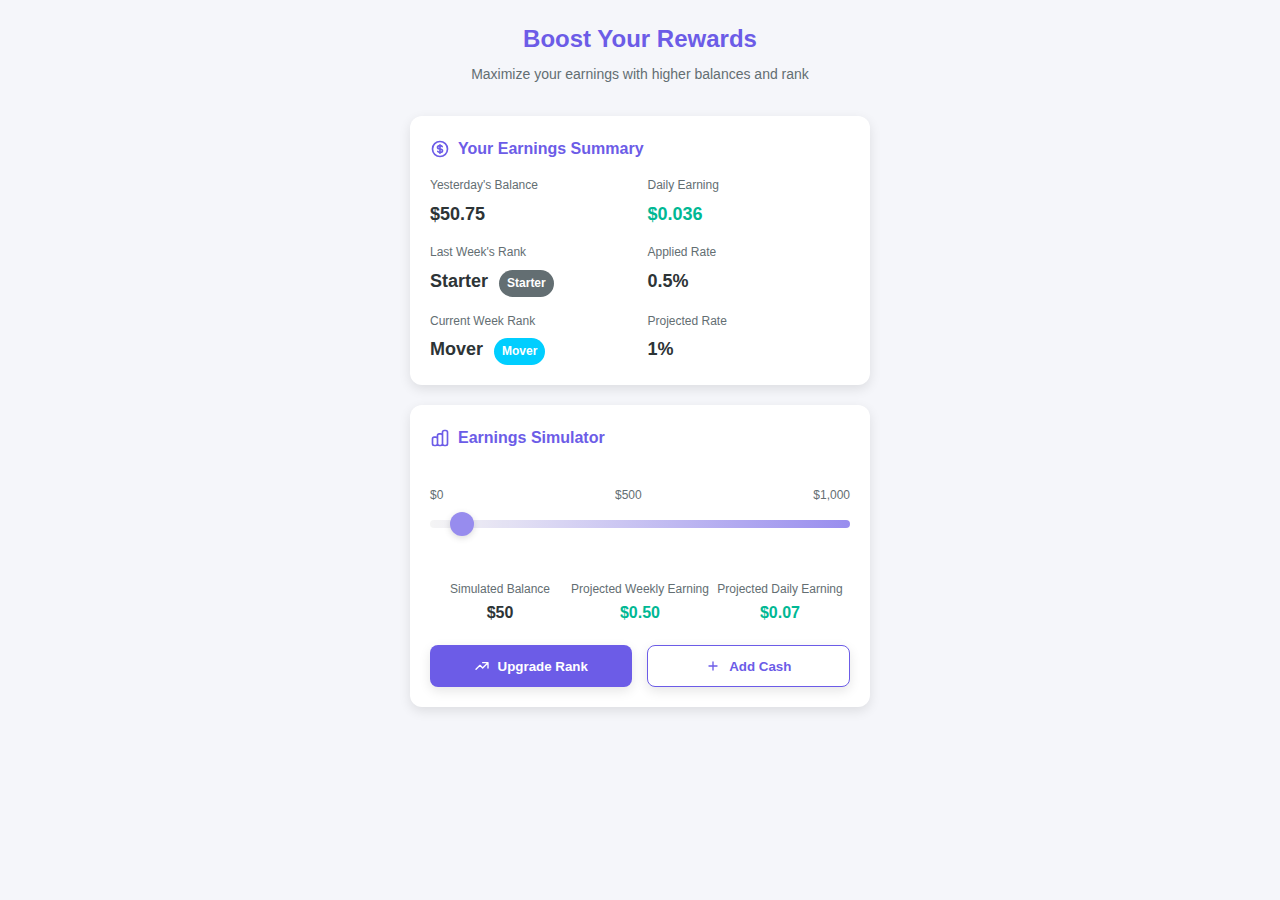
<file: boost_event.html>
<!DOCTYPE html>
<html lang="en">
<head>
    <meta charset="UTF-8">
    <meta name="viewport" content="width=device-width, initial-scale=1.0">
    <title>Boost Rewards</title>
    <link rel="stylesheet" href="boost_event.css">
</head>
<body>
    <div class="container">
        <header>
            <h1>Boost Your Rewards</h1>
            <p class="subtitle">Maximize your earnings with higher balances and rank</p>
        </header>

        <div class="card">
            <div class="card-title">
                <svg xmlns="http://www.w3.org/2000/svg" fill="none" viewBox="0 0 24 24" stroke="currentColor">
                    <path stroke-linecap="round" stroke-linejoin="round" stroke-width="2" d="M12 8c-1.657 0-3 .895-3 2s1.343 2 3 2 3 .895 3 2-1.343 2-3 2m0-8c1.11 0 2.08.402 2.599 1M12 8V7m0 1v8m0 0v1m0-1c-1.11 0-2.08-.402-2.599-1M21 12a9 9 0 11-18 0 9 9 0 0118 0z" />
                </svg>
                <span>Your Earnings Summary</span>
            </div>
            
            <div class="stats-grid">
                <div class="stat-item">
                    <span class="stat-label">Yesterday's Balance</span>
                    <span class="stat-value" id="yesterday-balance">$50.75</span>
                </div>
                
                <div class="stat-item">
                    <span class="stat-label">Daily Earning</span>
                    <span class="stat-value earning-value" id="daily-earning">$3.14</span>
                </div>
                
                <div class="stat-item">
                    <span class="stat-label">Last Week's Rank</span>
                    <span class="stat-value">
                        Starter
                        <span class="rank-badge starter">Starter</span>
                    </span>
                </div>
                
                <div class="stat-item">
                    <span class="stat-label">Applied Rate</span>
                    <span class="stat-value" id="applied-rate">1.25%</span>
                </div>
                
                <div class="stat-item">
                    <span class="stat-label">Current Week Rank</span>
                    <span class="stat-value">
                        Mover
                        <span class="rank-badge mover">Mover</span>
                    </span>
                </div>
                
                <div class="stat-item">
                    <span class="stat-label">Projected Rate</span>
                    <span class="stat-value" id="projected-rate">1.75%</span>
                </div>
            </div>
        </div>

        <div class="card">
            <div class="card-title">
                <svg xmlns="http://www.w3.org/2000/svg" fill="none" viewBox="0 0 24 24" stroke="currentColor">
                    <path stroke-linecap="round" stroke-linejoin="round" stroke-width="2" d="M9 19v-6a2 2 0 00-2-2H5a2 2 0 00-2 2v6a2 2 0 002 2h2a2 2 0 002-2zm0 0V9a2 2 0 012-2h2a2 2 0 012 2v10m-6 0a2 2 0 002 2h2a2 2 0 002-2m0 0V5a2 2 0 012-2h2a2 2 0 012 2v14a2 2 0 01-2 2h-2a2 2 0 01-2-2z" />
                </svg>
                <span>Earnings Simulator</span>
            </div>
            
            <div class="simulator">
                <div class="slider-container">
                    <div class="slider-labels">
                        <span>$0</span>
                        <span>$500</span>
                        <span>$1,000</span>
                    </div>
                    <input type="range" min="0" max="1000" value="0" step="10" class="slider" id="balance-slider">
                </div>
                
                <div class="simulation-results">
                    <div>
                        <div class="simulation-label">Simulated Balance</div>
                        <div class="simulation-value" id="simulated-balance">$150</div>
                    </div>
                    <div>
                        <div class="simulation-label">Projected Weekly Earning</div>
                        <div class="simulation-value earning-value" id="projected-weekly-earning">$3.14</div>
                    </div>
					<div>
                        <div class="simulation-label">Projected Daily Earning</div>
                        <div class="simulation-value earning-value" id="projected-earning">$3.14</div>
                    </div>
                </div>
            </div>
            
            <div class="actions">
                <button class="btn btn-primary" id="upgrade-rank-btn">
                    <svg xmlns="http://www.w3.org/2000/svg" fill="none" viewBox="0 0 24 24" stroke="currentColor">
                        <path stroke-linecap="round" stroke-linejoin="round" stroke-width="2" d="M13 7h8m0 0v8m0-8l-8 8-4-4-6 6" />
                    </svg>
                    Upgrade Rank
                </button>
                <button class="btn btn-secondary" id="add-cash-btn">
                    <svg xmlns="http://www.w3.org/2000/svg" fill="none" viewBox="0 0 24 24" stroke="currentColor">                        
						<path stroke-linecap="round" stroke-linejoin="round" stroke-width="2" d="M12 6v6m0 0v6m0-6h6m-6 0H6" />
                    </svg>
                    Add Cash
                </button>
            </div>
        </div>
    </div>

    <script src="boost_event.js"></script>
</body>
</html>
</file>
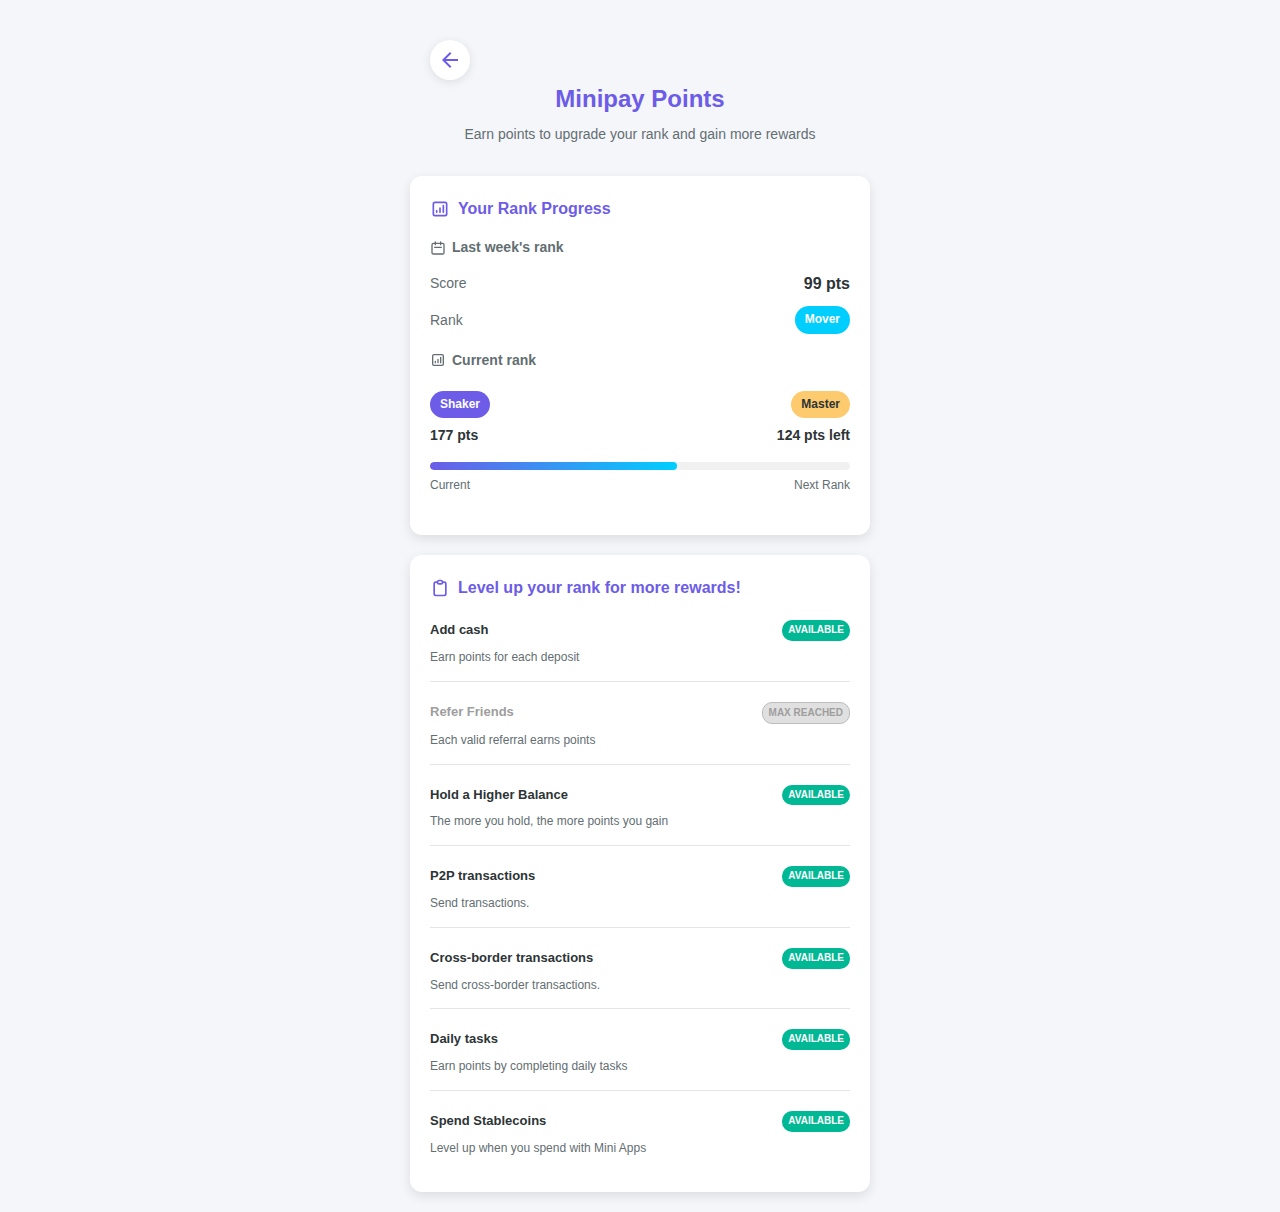
<file: points.html>
<!DOCTYPE html>
<html lang="en">
<head>
    <meta charset="UTF-8">
    <meta name="viewport" content="width=device-width, initial-scale=1.0">
    <title>Minipay Points</title>
    <link rel="stylesheet" href="points.css">
</head>
<body>
    <div class="container">
        <button class="back-button" onclick="window.history.back()">
			<svg xmlns="http://www.w3.org/2000/svg" viewBox="0 0 24 24" fill="currentColor">
				<path d="M20 11H7.83l5.59-5.59L12 4l-8 8 8 8 1.41-1.41L7.83 13H20v-2z"/>
			</svg>			
		</button>
		
		<header>
            <h1>Minipay Points</h1>
            <p class="subtitle">Earn points to upgrade your rank and gain more rewards</p>
        </header>

        <div class="card">
            <div class="card-title">
                <svg xmlns="http://www.w3.org/2000/svg" fill="none" viewBox="0 0 24 24" stroke="currentColor">
                    <path stroke-linecap="round" stroke-linejoin="round" stroke-width="2" d="M16 8v8m-4-5v5m-4-2v2m-2 4h12a2 2 0 002-2V6a2 2 0 00-2-2H6a2 2 0 00-2 2v12a2 2 0 002 2z" />
                </svg>
                <span>Your Rank Progress</span>
            </div>
            
            <div class="section-title">
                <svg xmlns="http://www.w3.org/2000/svg" fill="none" viewBox="0 0 24 24" stroke="currentColor">
                    <path stroke-linecap="round" stroke-linejoin="round" stroke-width="2" d="M8 7V3m8 4V3m-9 8h10M5 21h14a2 2 0 002-2V7a2 2 0 00-2-2H5a2 2 0 00-2 2v12a2 2 0 002 2z" />
                </svg>
                <span>Last week's rank</span>
            </div>
            
            <div class="rank-info" id="lastRankInfo">
                <div class="rank-row">
                    <span class="rank-label">Score</span>
                    <span class="rank-value"></span>
                </div>
                <div class="rank-row">
                    <span class="rank-label">Rank</span>                    
                    <span class="rank-badge"></span>                    
                </div>
            </div>
            
            <div class="section-title">
                <svg xmlns="http://www.w3.org/2000/svg" fill="none" viewBox="0 0 24 24" stroke="currentColor">
                    <path stroke-linecap="round" stroke-linejoin="round" stroke-width="2" d="M16 8v8m-4-5v5m-4-2v2m-2 4h12a2 2 0 002-2V6a2 2 0 00-2-2H6a2 2 0 00-2 2v12a2 2 0 002 2z" />
                </svg>
                <span>Current rank</span>
            </div>
            
            <div class="rank-progress-container">
				<div class="rank-milestones">
					<div class="milestone current">
						<div class="rank-badge"></div>
						<div class="rank-score"></div>
					</div>
					<div class="milestone next">
						<div class="rank-badge"></div>
						<div class="rank-score"></div>
					</div>
				</div>
    
				<div class="rank-progress-bar">
					<div class="progress-track">
						<div class="progress-fill" style="width: 72.5%"></div>
					</div>
					<div class="progress-labels">
						<span>Current</span>
						<span>Next Rank</span>
					</div>
				</div>
			</div>
        </div>

        <div class="card">
            <div class="card-title">
                <svg xmlns="http://www.w3.org/2000/svg" fill="none" viewBox="0 0 24 24" stroke="currentColor">
                    <path stroke-linecap="round" stroke-linejoin="round" stroke-width="2" d="M9 5H7a2 2 0 00-2 2v12a2 2 0 002 2h10a2 2 0 002-2V7a2 2 0 00-2-2h-2M9 5a2 2 0 002 2h2a2 2 0 002-2M9 5a2 2 0 012-2h2a2 2 0 012 2" />
                </svg>
                <span>Level up your rank for more rewards!</span>
            </div>
            
            <div id="points-breakdown-container">
                <div class="loading">
                    <div class="spinner"></div>
                    Loading your points data...
                </div>
            </div>          
        </div>
    </div>

    <script src="points.js"></script>
</body>
</html>
</file>
<file: boost_event.css>
:root {
    --primary-color: #6C5CE7;
    --secondary-color: #00CEFF;
    --success-color: #00B894;
    --warning-color: #FDCB6E;
    --danger-color: #FF7675;
    --dark-color: #2D3436;
    --light-color: #F5F6FA;
    --text-color: #2D3436;
    --text-light: #636E72;
    --shadow: 0 4px 12px rgba(0, 0, 0, 0.1);
    --transition: all 0.3s ease;
}

* {
    margin: 0;
    padding: 0;
    box-sizing: border-box;
    font-family: 'Segoe UI', Roboto, Oxygen, Ubuntu, Cantarell, 'Open Sans', 'Helvetica Neue', sans-serif;
}

body {
    background-color: var(--light-color);
    color: var(--text-color);
    line-height: 1.6;
    padding: 20px;
    max-width: 500px;
    margin: 0 auto;
}

.container {
    display: flex;
    flex-direction: column;
    gap: 20px;
}

header {
    text-align: center;
    margin-bottom: 10px;
}

h1 {
    color: var(--primary-color);
    font-size: 24px;
    font-weight: 700;
    margin-bottom: 5px;
}

.subtitle {
    color: var(--text-light);
    font-size: 14px;
}

.card {
    background: white;
    border-radius: 12px;
    padding: 20px;
    box-shadow: var(--shadow);
    transition: var(--transition);
}

.card:hover {
    transform: translateY(-2px);
    box-shadow: 0 6px 16px rgba(0, 0, 0, 0.12);
}

.card-title {
    font-size: 16px;
    font-weight: 600;
    margin-bottom: 15px;
    color: var(--primary-color);
    display: flex;
    align-items: center;
    gap: 8px;
}

.card-title svg {
    width: 20px;
     height: 20px;
}

.stats-grid {
    display: grid;
    grid-template-columns: 1fr 1fr;
    gap: 15px;
}

.stat-item {
    display: flex;
    flex-direction: column;
}

.stat-label {
    font-size: 12px;
    color: var(--text-light);
    margin-bottom: 4px;
}

.stat-value {
    font-size: 18px;
    font-weight: 700;
}

.earning-value {
    color: var(--success-color);
}

.rank-badge {
    display: inline-block;
    padding: 4px 8px;
    border-radius: 20px;
    font-size: 12px;
    font-weight: 600;
    color: white;
    margin-left: 6px;
}

.starter {
    background-color: var(--text-light);
}

.mover {
    background-color: var(--secondary-color);
}

.shaker {
    background-color: var(--primary-color);
}

.master {
    background-color: var(--warning-color);
    color: var(--dark-color);
}

.simulator {
    display: flex;
    flex-direction: column;
    gap: 15px;
}

.slider-container {
    width: 100%;
    position: relative;
    margin: 20px 0;
}

.slider-labels {
    display: flex;
    justify-content: space-between;
    font-size: 12px;
    color: var(--text-light);
    margin-bottom: 5px;
}

.slider {
    -webkit-appearance: none;
    width: 100%;
    height: 8px;
    border-radius: 4px;
    background: linear-gradient(to right, #f1f1f1, var(--primary-color));
    outline: none;
    opacity: 0.7;
    transition: var(--transition);
}

.slider:hover {
    opacity: 1;
}

.slider::-webkit-slider-thumb {
    -webkit-appearance: none;
    appearance: none;
    width: 24px;
    height: 24px;
    border-radius: 50%;
    background: var(--primary-color);
    cursor: pointer;
    box-shadow: 0 2px 6px rgba(0, 0, 0, 0.2);
    transition: var(--transition);
}

.slider::-webkit-slider-thumb:hover {
    transform: scale(1.1);
}

.simulation-results {
    display: flex;
    justify-content: space-between;
    margin-top: 10px;
	text-align: center;
}

.simulation-results > div {
    flex: 1;
    display: flex;
    flex-direction: column;
    align-items: center;
}

.simulation-value {
    font-size: 16px;
    font-weight: 600;
}

.simulation-label {
    font-size: 12px;
    color: var(--text-light);
}

.actions {
    display: flex;
    gap: 15px;
    margin-top: 20px;
}

.btn {
    flex: 1;
    padding: 12px;
    border-radius: 8px;
    border: none;
    font-weight: 600;
    cursor: pointer;
    display: flex;
    align-items: center;
    justify-content: center;
    gap: 8px;
    transition: var(--transition);
    box-shadow: var(--shadow);
}

.btn:hover {
    transform: translateY(-2px);
    box-shadow: 0 6px 12px rgba(0, 0, 0, 0.15);
}

.btn-primary {
    background-color: var(--primary-color);
    color: white;
}

.btn-secondary {
    background-color: white;
    color: var(--primary-color);
    border: 1px solid var(--primary-color);
}

.btn svg {
    width: 16px;
    height: 16px;
}

@media (max-width: 400px) {
    .stats-grid {
		grid-template-columns: 1fr;
    }
            
    .actions {
        flex-direction: column;
    }
}
</file>
<file: points.css>
:root {
            --primary-color: #6C5CE7;
            --secondary-color: #00CEFF;
            --success-color: #00B894;
            --warning-color: #FDCB6E;
            --danger-color: #FF7675;
            --dark-color: #2D3436;
            --light-color: #F5F6FA;
            --text-color: #2D3436;
            --text-light: #636E72;
            --shadow: 0 4px 12px rgba(0, 0, 0, 0.1);
            --transition: all 0.3s ease;
        }

        * {
            margin: 0;
            padding: 0;
            box-sizing: border-box;
            font-family: 'Segoe UI', Roboto, Oxygen, Ubuntu, Cantarell, 'Open Sans', 'Helvetica Neue', sans-serif;
        }

        body {
            background-color: var(--light-color);
            color: var(--text-color);
            line-height: 1.6;
            padding: 20px;
            max-width: 500px;
            margin: 0 auto;
        }

        .container {
            display: flex;
            flex-direction: column;
            gap: 20px;
			position: relative;
			padding-top: 60px;
        }

        header {
            text-align: center;
            margin-bottom: 10px;
        }

        h1 {
            color: var(--primary-color);
            font-size: 24px;
            font-weight: 700;
            margin-bottom: 5px;
        }

        .subtitle {
            color: var(--text-light);
            font-size: 14px;
        }

        .card {
            background: white;
            border-radius: 12px;
            padding: 20px;
            box-shadow: var(--shadow);
            transition: var(--transition);
        }

        .card:hover {
            transform: translateY(-2px);
            box-shadow: 0 6px 16px rgba(0, 0, 0, 0.12);
        }

        .card-title {
            font-size: 16px;
            font-weight: 600;
            margin-bottom: 15px;
            color: var(--primary-color);
            display: flex;
            align-items: center;
            gap: 8px;
        }

        .card-title svg {
            width: 20px;
            height: 20px;
        }

        .section-title {
            font-size: 14px;
            font-weight: 600;
            color: var(--text-light);
            margin-bottom: 12px;
            display: flex;
            align-items: center;
            gap: 6px;
        }

        .section-title svg {
            width: 16px;
            height: 16px;
        }

        .rank-info {
            display: flex;
            flex-direction: column;
            gap: 10px;
            margin-bottom: 15px;
        }

        .rank-row {
            display: flex;
            justify-content: space-between;
            align-items: center;
        }

        .rank-label {
            font-size: 14px;
            color: var(--text-light);
        }

        .rank-value {
            font-size: 16px;
            font-weight: 600;
        }

        .rank-badge {
            display: inline-block;
            padding: 4px 10px;
            border-radius: 20px;
            font-size: 12px;
            font-weight: 600;
            color: white;
        }

        .starter {
            background-color: var(--text-light);
        }

        .mover {
            background-color: var(--secondary-color);
        }

        .shaker {
            background-color: var(--primary-color);
        }

        .master {
            background-color: var(--warning-color);
            color: var(--dark-color);
        }

        .next-rank {
            background-color: rgba(108, 92, 231, 0.1);
            padding: 12px;
            border-radius: 8px;
            margin-top: 10px;
            display: flex;
            justify-content: space-between;
            align-items: center;
        }

        .next-rank-label {
            font-size: 13px;
            color: var(--text-light);
        }

        .next-rank-value {
            font-size: 14px;
            font-weight: 600;
            color: var(--primary-color);
        }

        .progress-container {
            margin-top: 20px;
        }

        .progress-header {
            display: flex;
            justify-content: space-between;
            margin-bottom: 8px;
            font-size: 13px;
        }

        .progress-title {
            font-weight: 600;
            color: var(--text-color);
        }

        .progress-stats {
            color: var(--text-light);
        }

        .progress-bar {
            height: 8px;
            background-color: #f1f1f1;
            border-radius: 4px;
            overflow: hidden;
            margin-bottom: 6px;
        }
        
        .progress-description {
            font-size: 12px;
            color: var(--text-light);
            margin-bottom: 15px;
            line-height: 1.4;
        }

        .divider {
            height: 1px;
            background-color: rgba(0, 0, 0, 0.1);
            margin: 15px 0;
        }

        .btn {
            width: 100%;
            padding: 12px;
            border-radius: 8px;
            border: none;
            font-weight: 600;
            cursor: pointer;
            display: flex;
            align-items: center;
            justify-content: center;
            gap: 8px;
            transition: var(--transition);
            box-shadow: var(--shadow);
            margin-top: 20px;
        }

        .btn:hover {
            transform: translateY(-2px);
            box-shadow: 0 6px 12px rgba(0, 0, 0, 0.15);
        }

        .btn-primary {
            background-color: var(--primary-color);
            color: white;
        }

        .btn svg {
            width: 16px;
            height: 16px;
        }

        .loading {
            text-align: center;
            padding: 20px;
            color: var(--text-light);
        }

        .spinner {
            border: 3px solid rgba(0, 0, 0, 0.1);
            border-radius: 50%;
            border-top: 3px solid var(--primary-color);
            width: 20px;
            height: 20px;
            animation: spin 1s linear infinite;
            margin: 0 auto 10px;
        }

        @keyframes spin {
            0% { transform: rotate(0deg); }
            100% { transform: rotate(360deg); }
        }

        @media (max-width: 400px) {
            .rank-row {
                flex-direction: column;
                align-items: flex-start;
                gap: 4px;
            }
        }
		
	.back-button {
        position: absolute;
        top: 20px;
        left: 20px;
        width: 40px;
        height: 40px;
        background: white;
        border: none;
        border-radius: 50%;
        box-shadow: 0 2px 10px rgba(0, 0, 0, 0.1);
        display: flex;
        align-items: center;
        justify-content: center;
        cursor: pointer;
        z-index: 10;
        transition: all 0.3s ease;
    }

    .back-button:hover {
        transform: translateX(-2px);
        box-shadow: 0 4px 12px rgba(0, 0, 0, 0.15);
    }

    .back-button svg {
        width: 24px;
        height: 24px;
        color: var(--primary-color, #6C5CE7);
    }
	
	.rank-progress-container {
		margin: 20px 0;
    }
  
    .rank-milestones {
		display: flex;
		justify-content: space-between;
		margin-bottom: 12px;
    }
  
    .milestone {
		display: flex;
		flex-direction: column;
		align-items: center;
		gap: 6px;
	}
  
    .milestone.next {
		align-items: flex-end;
    }
  
    .milestone.current {
		align-items: flex-start;
    }
  
    .rank-score {
		font-size: 14px;
		font-weight: 600;
		color: var(--text-color);
    }
  
    .rank-progress-bar {
		margin-top: 15px;
    }
  
    .progress-track {
		height: 8px;
		background-color: #f1f1f1;
		border-radius: 4px;
		overflow: hidden;
    }
  
    .progress-fill {
		height: 100%;
		background: linear-gradient(to right, var(--primary-color), var(--secondary-color));
		border-radius: 4px;
		transition: width 0.5s ease;
    }
  
    .progress-labels {
		display: flex;
		justify-content: space-between;
		margin-top: 6px;
		font-size: 12px;
		color: var(--text-light);
    }
	
	.capped {
		position: relative;
    }
	
	.capped .progress-title {
		color: #9e9e9e;
		font-weight: 700;
    }
  
	.capped-badge {
		background-color: #e0e0e0;
		color: #9e9e9e;
		font-size: 10px;
		font-weight: bold;
		padding: 2px 6px;
		border-radius: 10px;
		text-transform: uppercase;
		animation: pulse 2s infinite;
		border: 1px solid #bdbdbd;
    }
	
	.noncapped-badge {
		background-color: var(--success-color, #00B894);
		color: white;
		font-size: 10px;
		font-weight: bold;
		padding: 2px 6px;
		border-radius: 10px;
		text-transform: uppercase;
		animation: pulse 2s infinite;
    }
</file>
